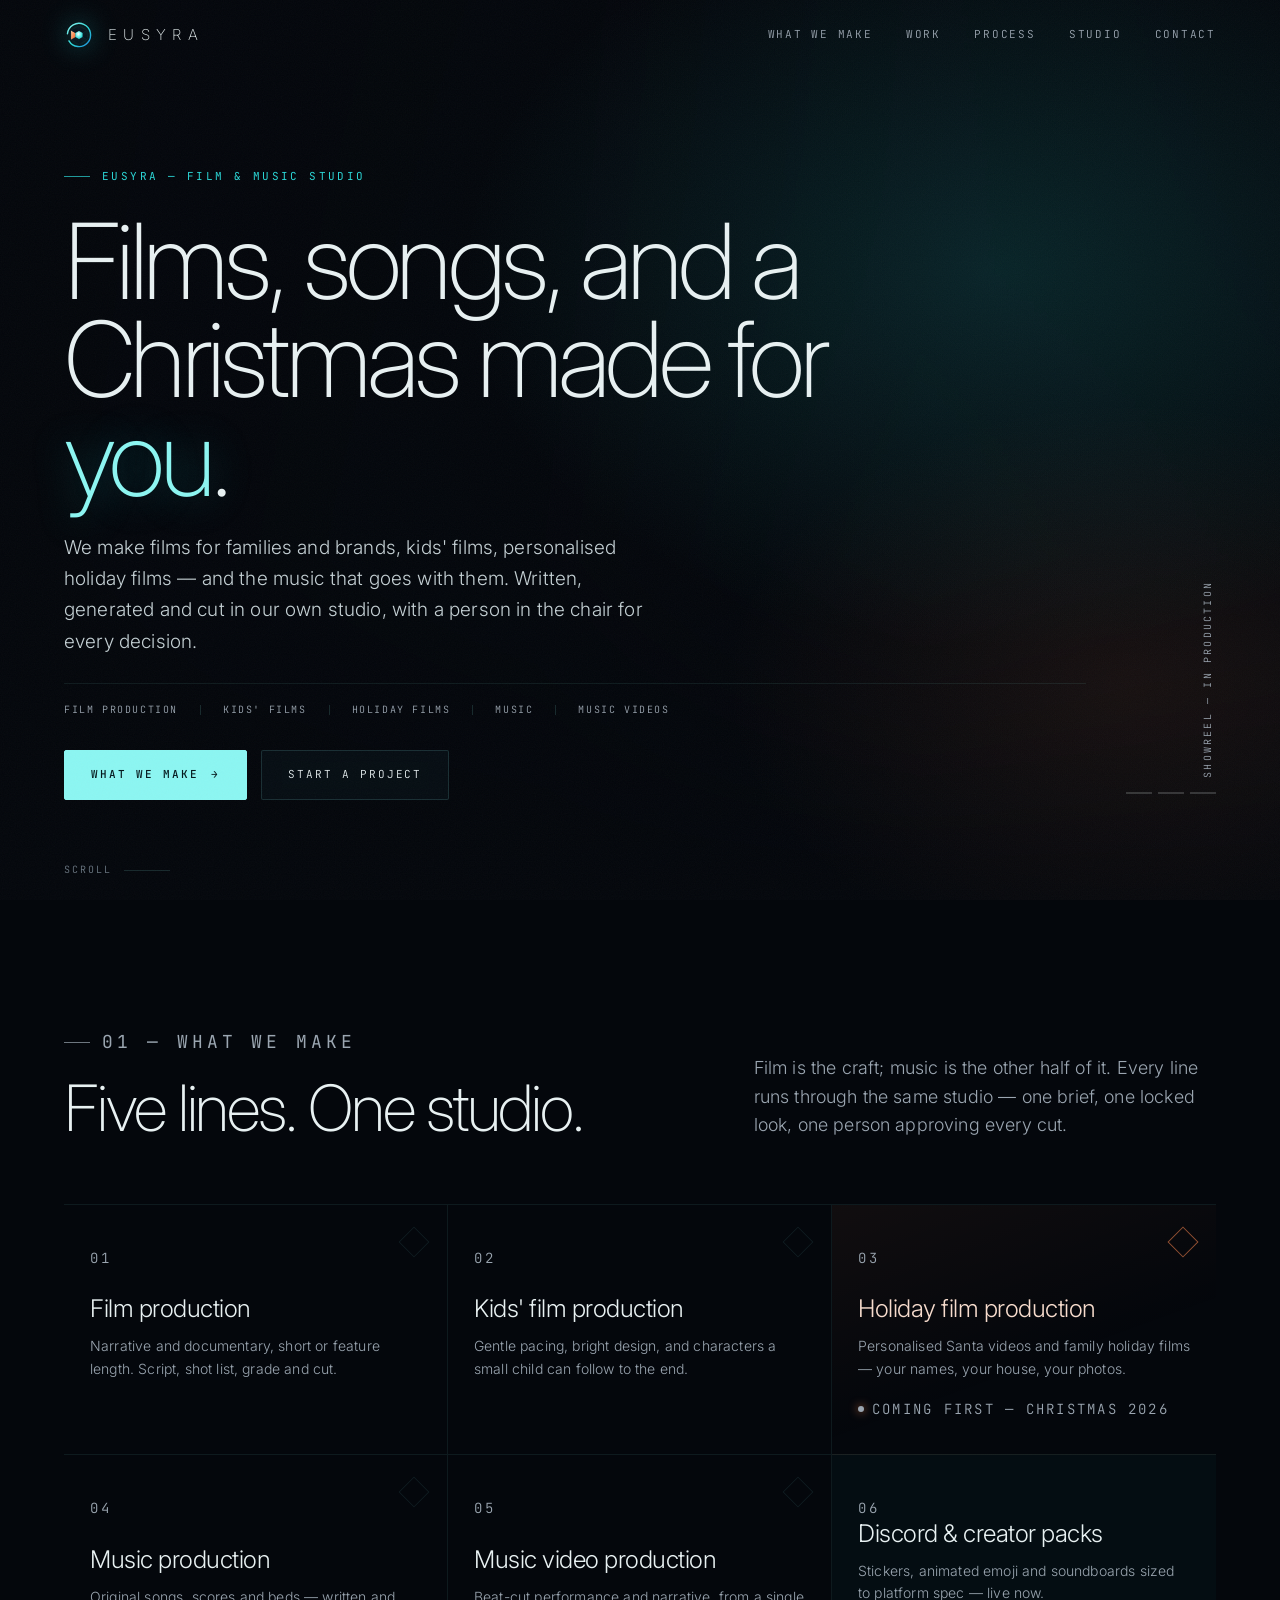
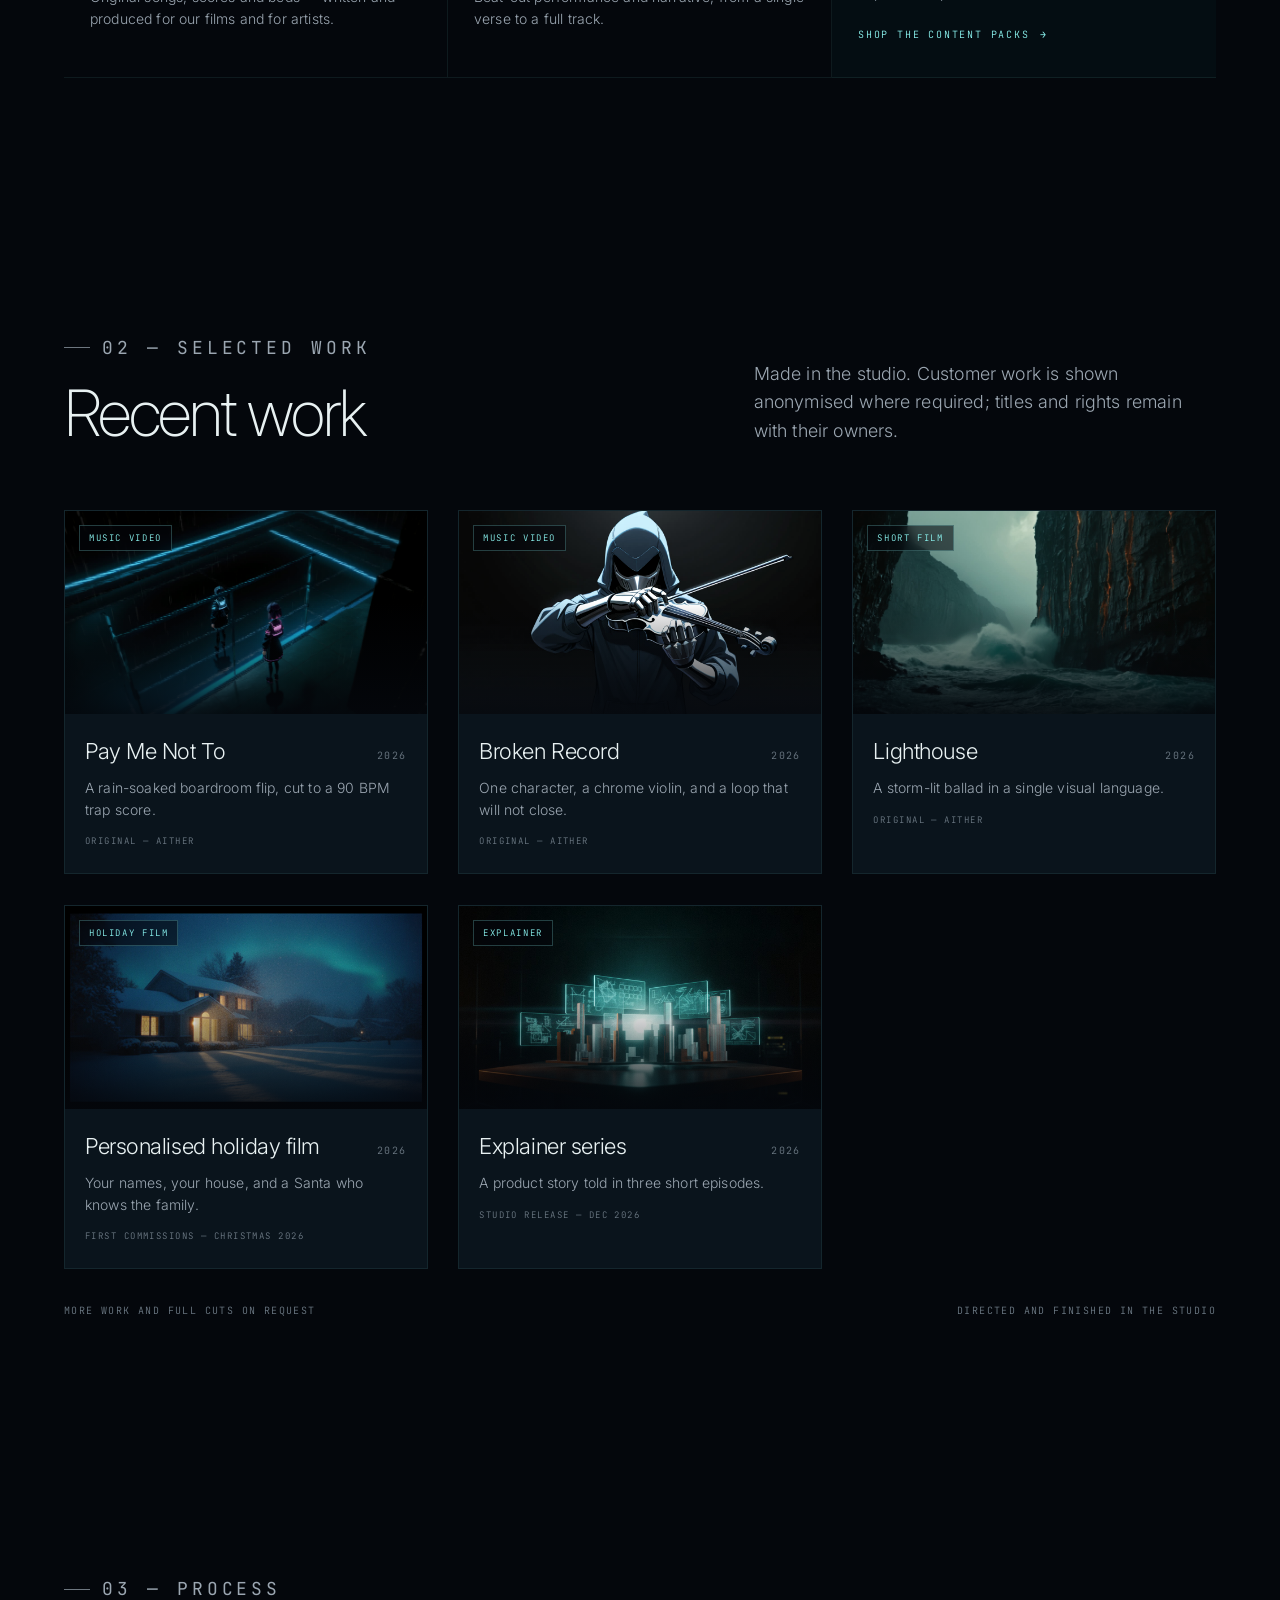
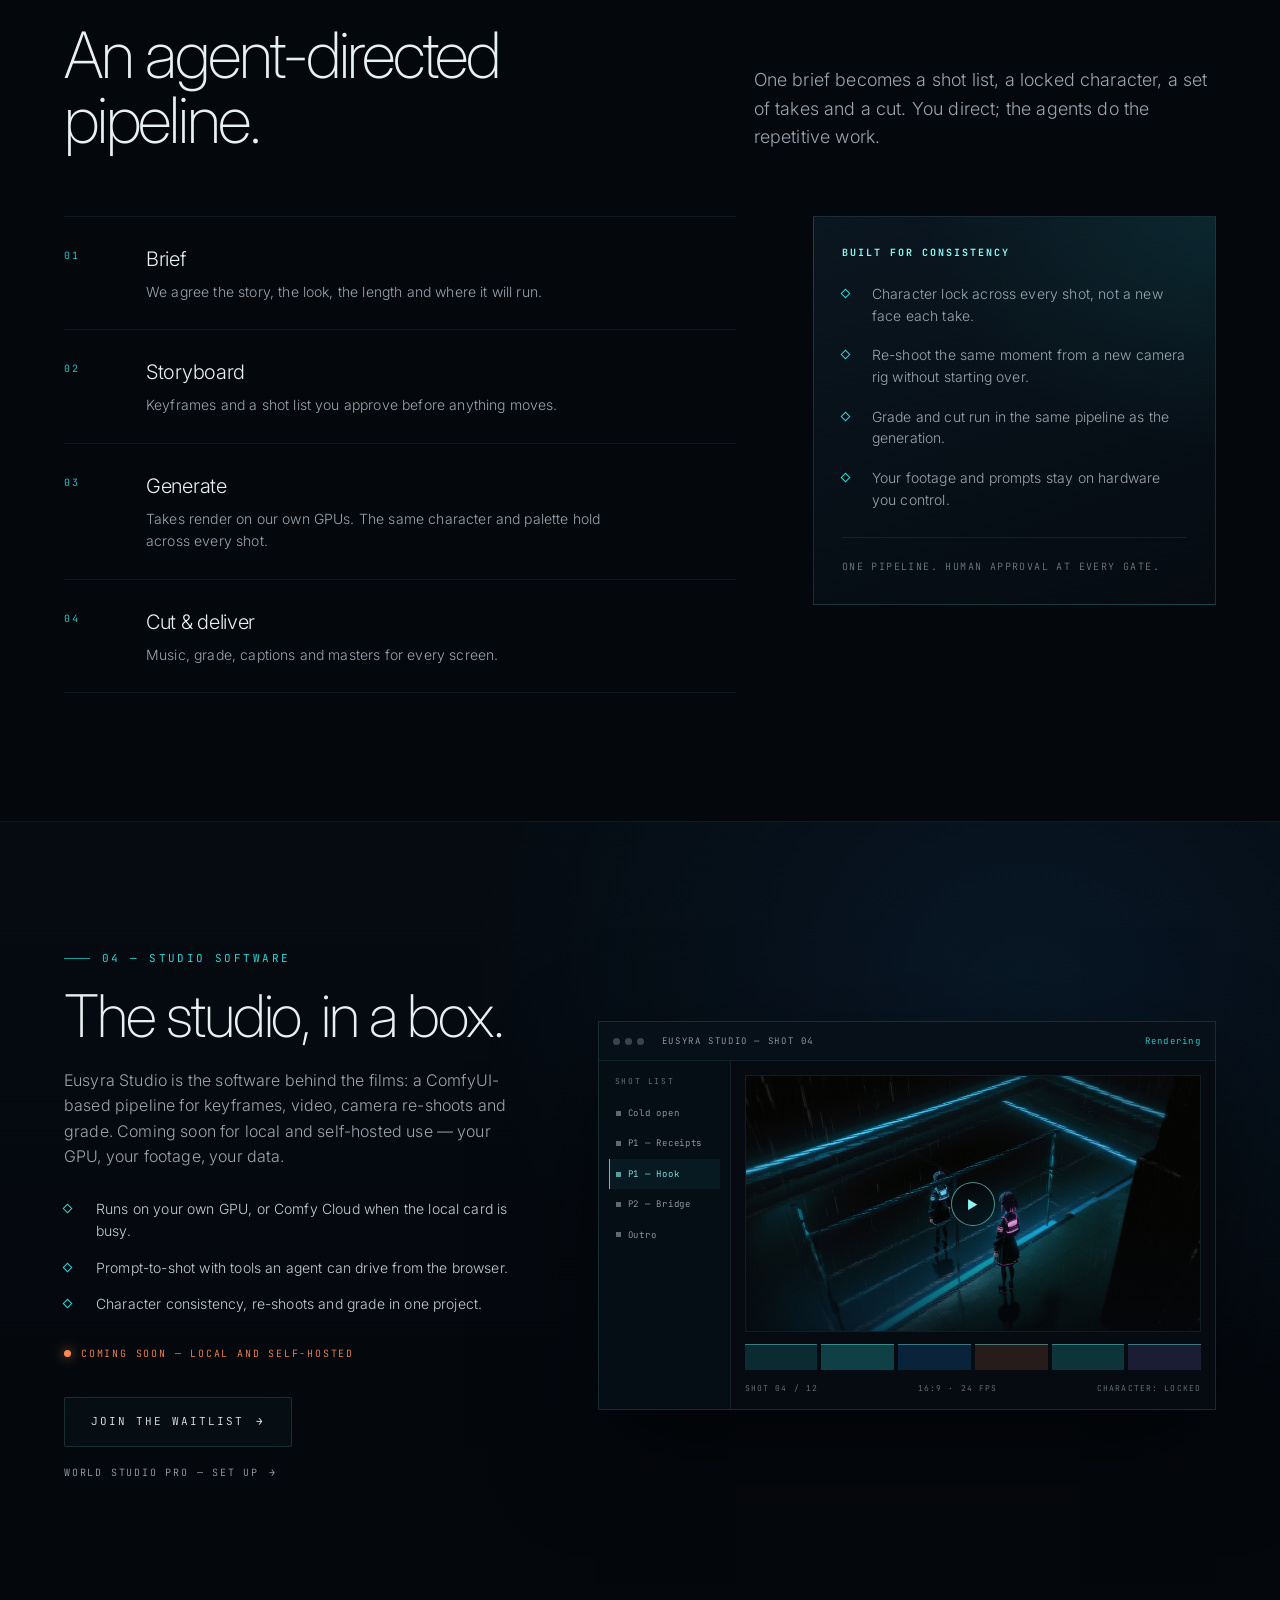
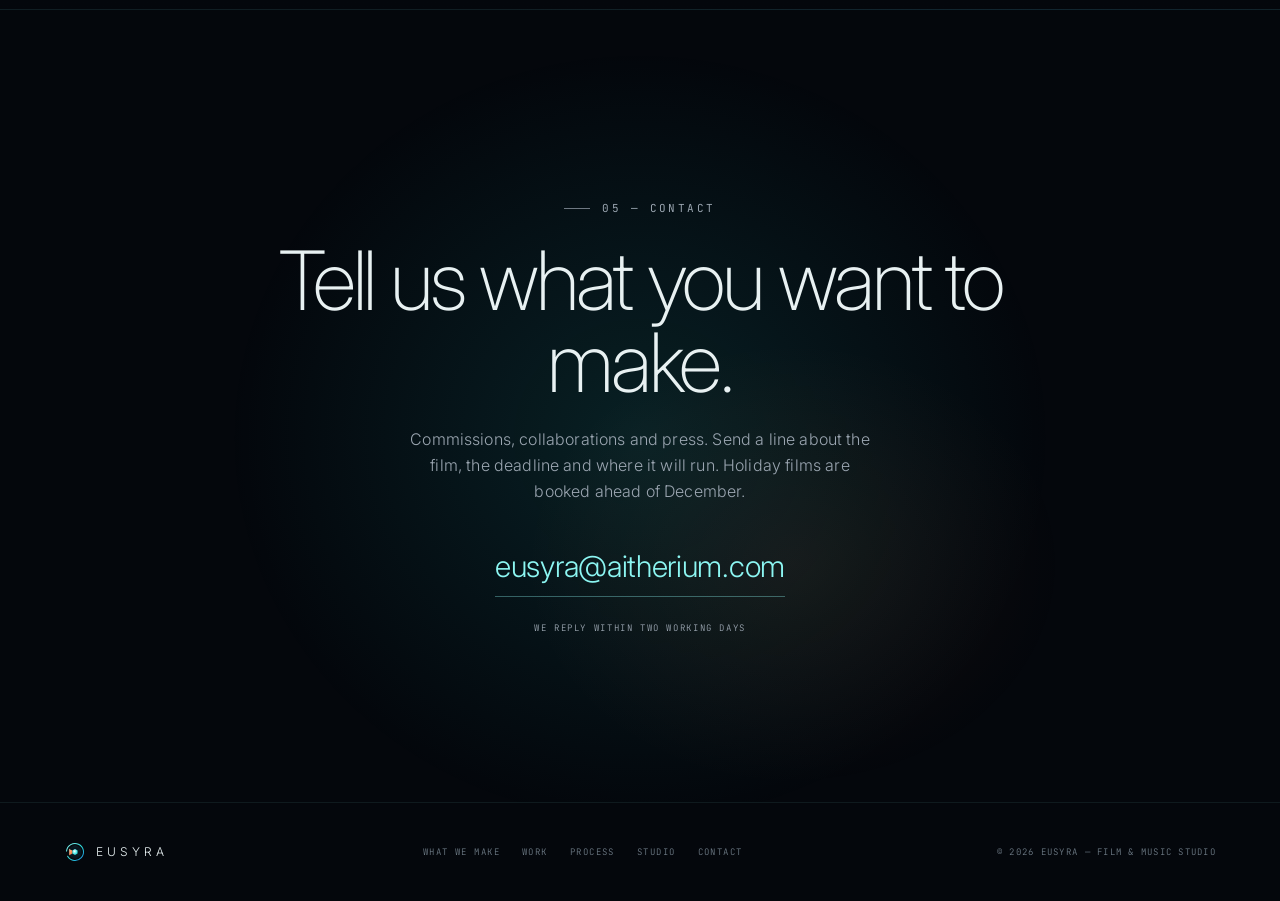
<file: index.html>
<!doctype html>
<html lang="en">
<head>
<meta charset="utf-8">
<meta name="viewport" content="width=device-width, initial-scale=1">
<title>Eusyra — Film, Music &amp; Holiday Films</title>
<meta name="description" content="Eusyra is a film and music studio. Film production, kids' films, personalised holiday films, music production and music videos — made in our own studio.">
<meta name="theme-color" content="#04070c">
<meta property="og:title" content="Eusyra — Film, Music &amp; Holiday Films">
<meta property="og:description" content="Films, kids' films, personalised holiday films, music and music videos, made in our own studio.">
<meta property="og:type" content="website">
<meta property="og:url" content="https://eusyra.com/">
<meta property="og:image" content="https://eusyra.com/assets/poster-pay.jpg">
<link rel="canonical" href="https://eusyra.com/">
<link rel="icon" href="assets/eusyra-mark.svg" type="image/svg+xml">
<script>document.documentElement.classList.add("js");</script>
<link rel="preconnect" href="https://fonts.googleapis.com">
<link rel="preconnect" href="https://fonts.gstatic.com" crossorigin>
<link href="https://fonts.googleapis.com/css2?family=Inter:wght@200;300;400;500&family=JetBrains+Mono:wght@400;500&display=swap" rel="stylesheet">
<link rel="stylesheet" href="assets/site.css">
</head>
<body>

<!-- Eusyra Studio — https://eusyra.com — contact: eusyra@aitherium.com -->

<header class="site-header">
  <a class="brand" href="#top" aria-label="Eusyra home">
    <img src="assets/eusyra-mark.svg" alt="" width="30" height="30">
    <span class="brand-word">Eusyra</span>
  </a>

  <nav class="site-nav" id="site-nav" aria-label="Primary">
    <a href="#make">What we make</a>
    <a href="#work">Work</a>
    <a href="#process">Process</a>
    <a href="#software">Studio</a>
    <a href="#contact">Contact</a>
  </nav>

  <button class="nav-toggle" type="button" aria-expanded="false" aria-controls="site-nav" aria-label="Menu">
    <span></span>
  </button>
</header>

<main id="top">

  <!-- HERO -->
  <section class="hero" aria-label="Showreel">
    <div class="hero-reel" aria-hidden="true">
      <img src="assets/poster-pay.jpg" alt="">
      <img src="assets/poster-lighthouse.jpg" alt="">
      <img src="assets/poster-broken.jpg" alt="">
    </div>

    <div class="wrap hero-inner">
      <div>
        <p class="eyebrow">Eusyra — film &amp; music studio</p>
        <h1>Films, songs, and a Christmas made for <em>you</em>.</h1>
        <p class="hero-sub">
          We make films for families and brands, kids' films, personalised holiday films —
          and the music that goes with them. Written, generated and cut in our own studio,
          with a person in the chair for every decision.
        </p>

        <ul class="hero-services" aria-label="What we make">
          <li><a href="#make">Film production</a></li>
          <li><a href="#make">Kids' films</a></li>
          <li><a href="#make">Holiday films</a></li>
          <li><a href="#make">Music</a></li>
          <li><a href="#make">Music videos</a></li>
        </ul>

        <div class="hero-actions">
          <a class="btn btn--solid" href="#make">What we make <span class="arrow">→</span></a>
          <a class="btn" href="#contact">Start a project</a>
        </div>
      </div>

      <div class="reel-meta" aria-hidden="true">
        <span class="reel-label">Showreel — in production</span>
        <div class="reel-dots"><i></i><i></i><i></i></div>
      </div>
    </div>

    <div class="scroll-cue" aria-hidden="true">Scroll</div>
  </section>

  <!-- WHAT WE MAKE -->
  <section class="section" id="make">
    <div class="wrap">
      <div class="section-head" data-reveal>
        <div>
          <p class="eyebrow">01 — What we make</p>
          <h2>Five lines. One studio.</h2>
        </div>
        <p>
          Film is the craft; music is the other half of it. Every line runs through the
          same studio — one brief, one locked look, one person approving every cut.
        </p>
      </div>

      <div class="formats" data-reveal>
        <div class="format">
          <span class="glyph" aria-hidden="true"></span>
          <p class="format-num">01</p>
          <h3>Film production</h3>
          <p>Narrative and documentary, short or feature length. Script, shot list, grade and cut.</p>
        </div>
        <div class="format">
          <span class="glyph" aria-hidden="true"></span>
          <p class="format-num">02</p>
          <h3>Kids' film production</h3>
          <p>Gentle pacing, bright design, and characters a small child can follow to the end.</p>
        </div>
        <div class="format format--feature">
          <span class="glyph" aria-hidden="true"></span>
          <p class="format-num">03</p>
          <h3>Holiday film production</h3>
          <p>Personalised Santa videos and family holiday films — your names, your house, your photos.</p>
          <p class="format-tag">Coming first — Christmas 2026</p>
        </div>
        <div class="format">
          <span class="glyph" aria-hidden="true"></span>
          <p class="format-num">04</p>
          <h3>Music production</h3>
          <p>Original songs, scores and beds — written and produced for our films and for artists.</p>
        </div>
        <div class="format">
          <span class="glyph" aria-hidden="true"></span>
          <p class="format-num">05</p>
          <h3>Music video production</h3>
          <p>Beat-cut performance and narrative, from a single verse to a full track.</p>
        </div>
        <div class="format format--cta">
          <p class="format-num">06</p>
          <h3>Discord &amp; creator packs</h3>
          <p>Stickers, animated emoji and soundboards sized to platform spec — live now.</p>
          <a class="format-link" href="https://shop.aitherium.com/packs">Shop the content packs <span class="arrow">→</span></a>
        </div>
      </div>
    </div>
  </section>

  <!-- WORK -->
  <section class="section" id="work">
    <div class="wrap">
      <div class="section-head" data-reveal>
        <div>
          <p class="eyebrow">02 — Selected work</p>
          <h2>Recent work</h2>
        </div>
        <p>
          Made in the studio. Customer work is shown anonymised where required; titles
          and rights remain with their owners.
        </p>
      </div>

      <div class="work-grid">

        <article class="card" data-reveal>
          <div class="card-media">
            <span class="card-tag">Music video</span>
            <img src="assets/poster-pay.jpg" alt="Two figures on a rain-soaked neon boardroom floor, seen from above." loading="lazy">
          </div>
          <div class="card-body">
            <h3 class="card-title">Pay Me Not To <span>2026</span></h3>
            <p class="card-desc">A rain-soaked boardroom flip, cut to a 90 BPM trap score.</p>
            <p class="card-note">Original — Aither</p>
          </div>
        </article>

        <article class="card" data-reveal data-delay="1">
          <div class="card-media">
            <span class="card-tag">Music video</span>
            <img src="assets/poster-broken.jpg" alt="A masked figure in a dark hooded coat plays a chrome violin against black." loading="lazy">
          </div>
          <div class="card-body">
            <h3 class="card-title">Broken Record <span>2026</span></h3>
            <p class="card-desc">One character, a chrome violin, and a loop that will not close.</p>
            <p class="card-note">Original — Aither</p>
          </div>
        </article>

        <article class="card" data-reveal data-delay="2">
          <div class="card-media">
            <span class="card-tag">Short film</span>
            <img src="assets/poster-lighthouse.jpg" alt="A storm breaks between black cliffs, lit from within by ember-orange fissures." loading="lazy">
          </div>
          <div class="card-body">
            <h3 class="card-title">Lighthouse <span>2026</span></h3>
            <p class="card-desc">A storm-lit ballad in a single visual language.</p>
            <p class="card-note">Original — Aither</p>
          </div>
        </article>

        <article class="card" data-reveal>
          <div class="card-media">
            <span class="card-tag">Holiday film</span>
            <img src="assets/poster-holiday.jpg" alt="A snow-covered family home at blue hour glowing with warm ember hearth light beneath a cyan aurora." loading="lazy">
          </div>
          <div class="card-body">
            <h3 class="card-title">Personalised holiday film <span>2026</span></h3>
            <p class="card-desc">Your names, your house, and a Santa who knows the family.</p>
            <p class="card-note">First commissions — Christmas 2026</p>
          </div>
        </article>

        <article class="card" data-reveal data-delay="1">
          <div class="card-media">
            <span class="card-tag">Explainer</span>
            <img src="assets/poster-explainer.jpg" alt="A dark studio tabletop lit by cyan glass storyboards and warm ember-lit architectural miniatures." loading="lazy">
          </div>
          <div class="card-body">
            <h3 class="card-title">Explainer series <span>2026</span></h3>
            <p class="card-desc">A product story told in three short episodes.</p>
            <p class="card-note">Studio release — Dec 2026</p>
          </div>
        </article>

      </div>

      <div class="work-foot">
        <span>More work and full cuts on request</span>
        <span>Directed and finished in the studio</span>
      </div>
    </div>
  </section>

  <!-- PROCESS -->
  <section class="section" id="process">
    <div class="wrap">
      <div class="section-head" data-reveal>
        <div>
          <p class="eyebrow">03 — Process</p>
          <h2>An agent-directed pipeline.</h2>
        </div>
        <p>
          One brief becomes a shot list, a locked character, a set of takes and a cut.
          You direct; the agents do the repetitive work.
        </p>
      </div>

      <div class="process">
        <div class="steps" data-reveal>
          <div class="step">
            <span class="step-num">01</span>
            <div>
              <h3>Brief</h3>
              <p>We agree the story, the look, the length and where it will run.</p>
            </div>
          </div>
          <div class="step">
            <span class="step-num">02</span>
            <div>
              <h3>Storyboard</h3>
              <p>Keyframes and a shot list you approve before anything moves.</p>
            </div>
          </div>
          <div class="step">
            <span class="step-num">03</span>
            <div>
              <h3>Generate</h3>
              <p>Takes render on our own GPUs. The same character and palette hold across every shot.</p>
            </div>
          </div>
          <div class="step">
            <span class="step-num">04</span>
            <div>
              <h3>Cut &amp; deliver</h3>
              <p>Music, grade, captions and masters for every screen.</p>
            </div>
          </div>
        </div>

        <aside class="process-aside" data-reveal data-delay="1">
          <h3>Built for consistency</h3>
          <ul>
            <li>Character lock across every shot, not a new face each take.</li>
            <li>Re-shoot the same moment from a new camera rig without starting over.</li>
            <li>Grade and cut run in the same pipeline as the generation.</li>
            <li>Your footage and prompts stay on hardware you control.</li>
          </ul>
          <p class="aside-foot">One pipeline. Human approval at every gate.</p>
        </aside>
      </div>
    </div>
  </section>

  <!-- SOFTWARE -->
  <section class="section software" id="software">
    <div class="wrap">
      <div class="software-grid">
        <div data-reveal>
          <p class="eyebrow">04 — Studio software</p>
          <h2>The studio, in a box.</h2>
          <p class="lead">
            Eusyra Studio is the software behind the films: a ComfyUI-based pipeline for
            keyframes, video, camera re-shoots and grade. Coming soon for local and
            self-hosted use — your GPU, your footage, your data.
          </p>
          <ul class="feature-list">
            <li>Runs on your own GPU, or Comfy Cloud when the local card is busy.</li>
            <li>Prompt-to-shot with tools an agent can drive from the browser.</li>
            <li>Character consistency, re-shoots and grade in one project.</li>
          </ul>
          <span class="soon">Coming soon — local and self-hosted</span>
          <div class="hero-actions">
            <a class="btn" href="mailto:eusyra@aitherium.com?subject=Eusyra%20Studio%20waitlist">Join the waitlist <span class="arrow">→</span></a>
            <a class="format-link pro-link" href="pro/">World Studio Pro — set up <span class="arrow">→</span></a>
          </div>
        </div>

        <div class="studio-ui" data-reveal data-delay="1" aria-hidden="true">
          <div class="studio-bar">
            <span class="dots"><i></i><i></i><i></i></span>
            <span class="title">Eusyra Studio — Shot 04</span>
            <span class="status">Rendering</span>
          </div>
          <div class="studio-body">
            <div class="studio-rail">
              <p class="rail-label">Shot list</p>
              <div class="rail-item"><i></i>Cold open</div>
              <div class="rail-item"><i></i>P1 — Receipts</div>
              <div class="rail-item active"><i></i>P1 — Hook</div>
              <div class="rail-item"><i></i>P2 — Bridge</div>
              <div class="rail-item"><i></i>Outro</div>
            </div>
            <div class="studio-main">
              <div class="studio-preview">
                <img src="assets/poster-pay.jpg" alt="">
                <span class="play"><span>▶</span></span>
              </div>
              <div class="timeline"><i></i><i></i><i></i><i></i><i></i><i></i></div>
              <div class="studio-meta">
                <span>Shot 04 / 12</span>
                <span>16:9 · 24 fps</span>
                <span>Character: locked</span>
              </div>
            </div>
          </div>
        </div>
      </div>
    </div>
  </section>

  <!-- CONTACT -->
  <section class="contact" id="contact">
    <div class="wrap" data-reveal>
      <p class="eyebrow" style="justify-content:center;">05 — Contact</p>
      <h2>Tell us what you want to make.</h2>
      <p>
        Commissions, collaborations and press. Send a line about the film, the deadline
        and where it will run. Holiday films are booked ahead of December.
      </p>
      <a class="mail" href="mailto:eusyra@aitherium.com">eusyra@aitherium.com</a>
      <p class="contact-note">We reply within two working days</p>
    </div>
  </section>

</main>

<footer class="site-footer">
  <div class="wrap footer-inner">
    <div class="footer-brand">
      <img src="assets/eusyra-mark.svg" alt="" width="22" height="22">
      <span>Eusyra</span>
    </div>
    <nav class="footer-links" aria-label="Footer">
      <a href="#make">What we make</a>
      <a href="#work">Work</a>
      <a href="#process">Process</a>
      <a href="#software">Studio</a>
      <a href="#contact">Contact</a>
    </nav>
    <p class="footer-copy">© 2026 Eusyra — film &amp; music studio</p>
  </div>
</footer>

<script src="assets/site.js"></script>
</body>
</html>
</file>
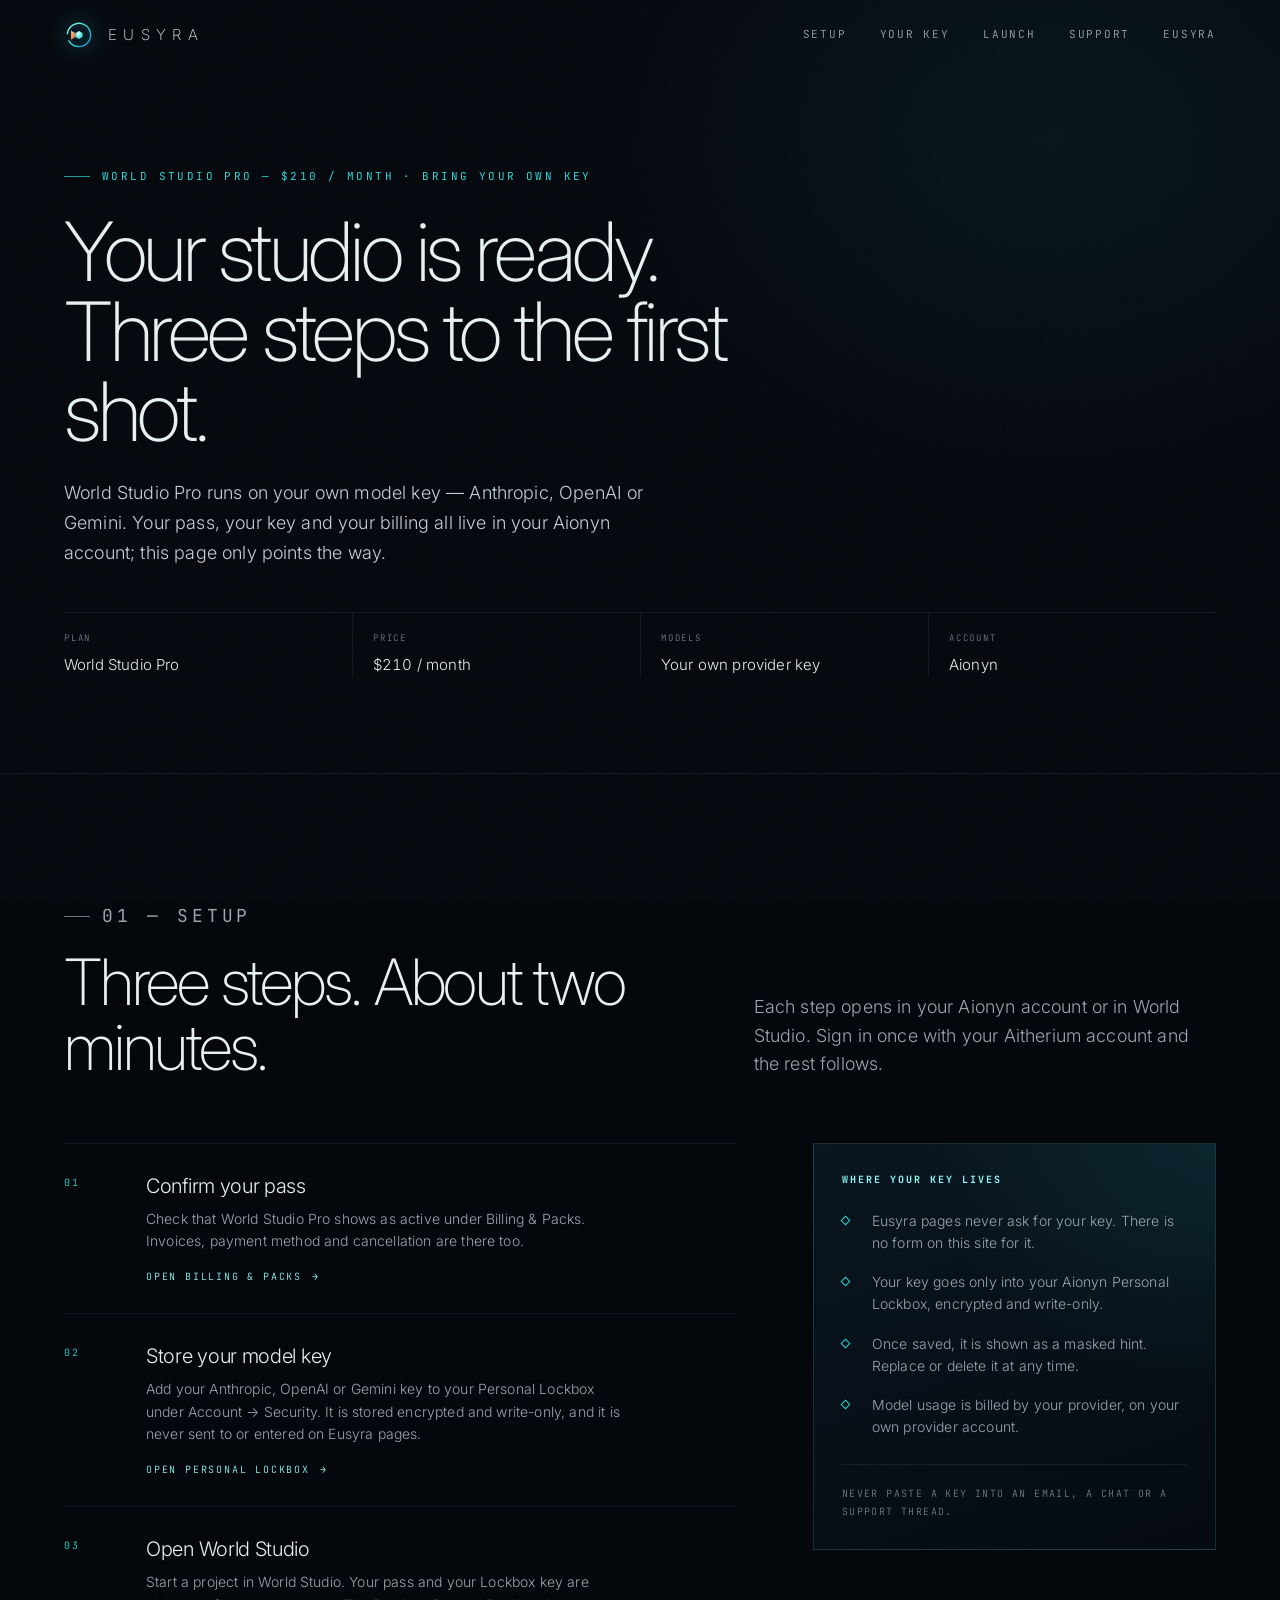
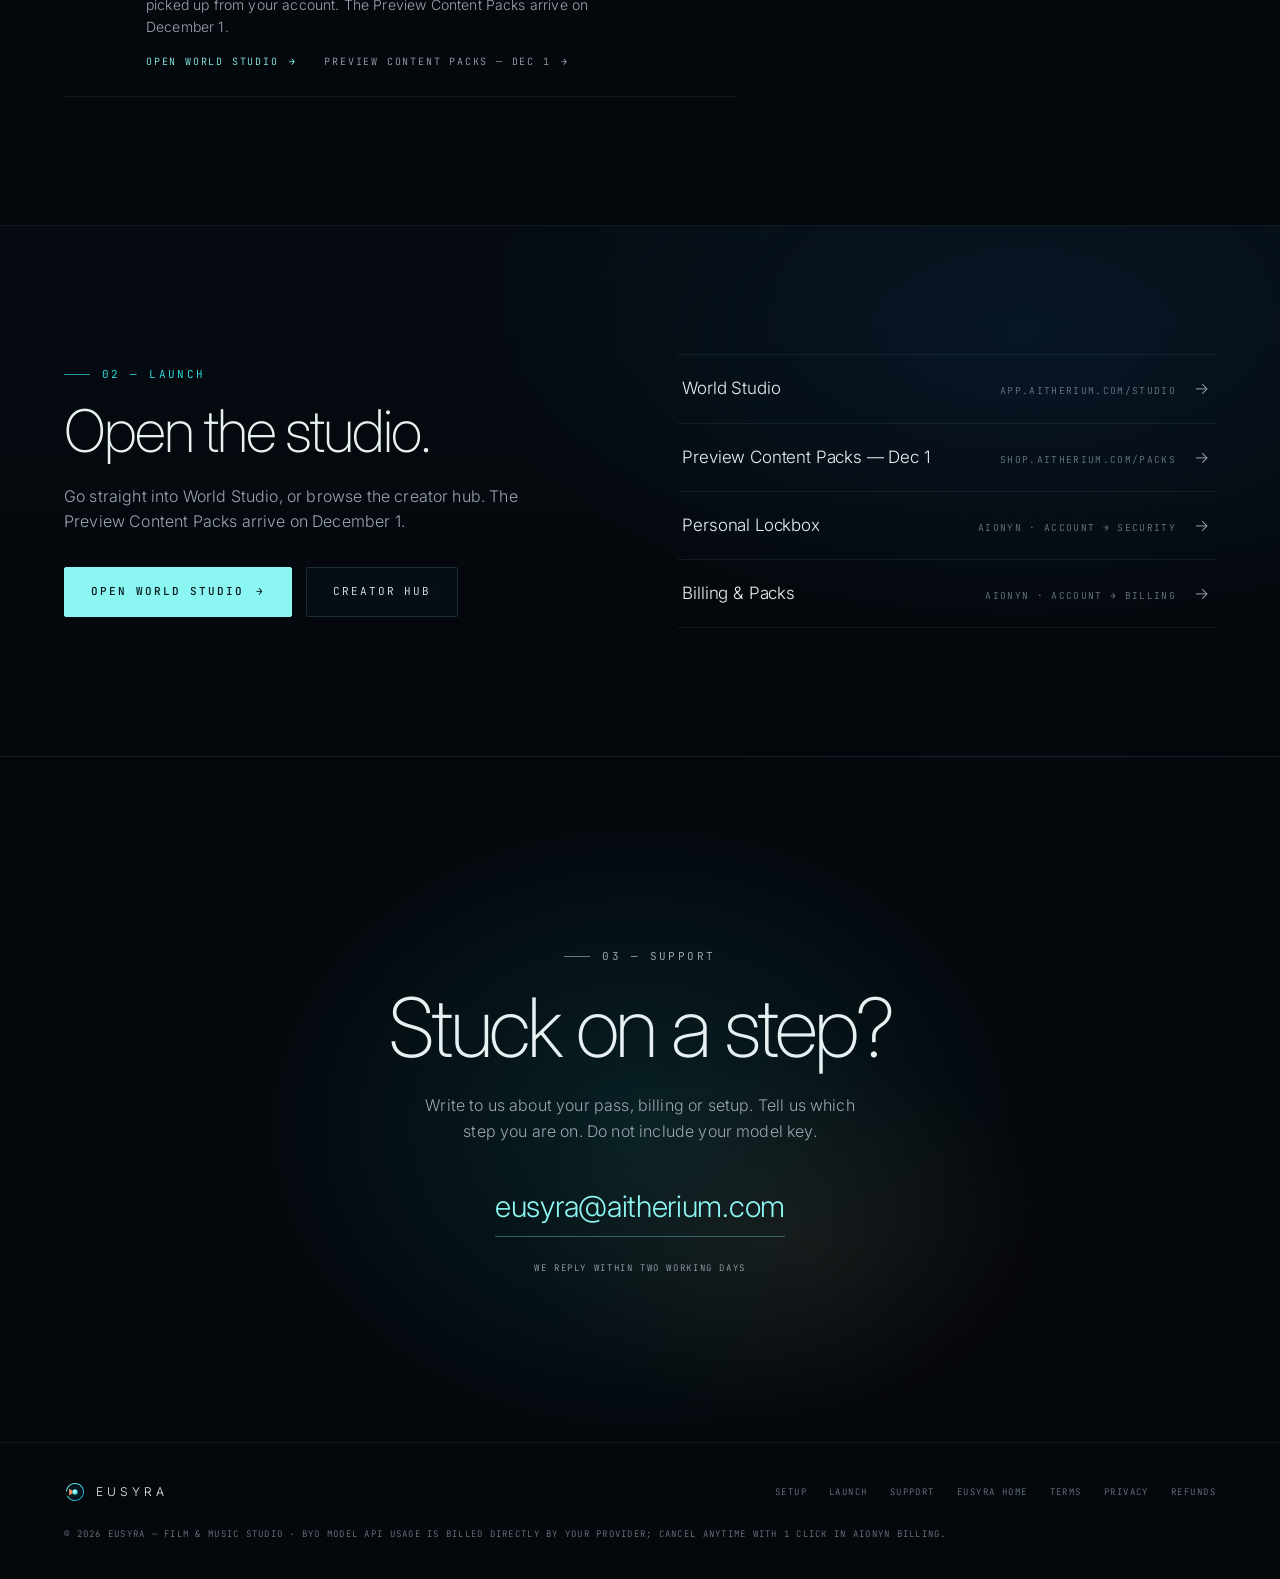
<file: pro/index.html>
<!doctype html>
<html lang="en">
<head>
<meta charset="utf-8">
<meta name="viewport" content="width=device-width, initial-scale=1">
<title>World Studio Pro — Setup | Eusyra</title>
<meta name="description" content="World Studio Pro setup: confirm your pass, store your own model key in your Aionyn Personal Lockbox, and open World Studio.">
<meta name="theme-color" content="#04070c">
<meta property="og:title" content="World Studio Pro — Setup | Eusyra">
<meta property="og:description" content="Confirm your pass, store your own model key safely, and open World Studio.">
<meta property="og:type" content="website">
<meta property="og:url" content="https://eusyra.com/pro/">
<meta property="og:image" content="https://eusyra.com/assets/poster-pay.jpg">
<link rel="canonical" href="https://eusyra.com/pro/">
<link rel="icon" href="../assets/eusyra-mark.svg" type="image/svg+xml">
<script>document.documentElement.classList.add("js");</script>
<link rel="preconnect" href="https://fonts.googleapis.com">
<link rel="preconnect" href="https://fonts.gstatic.com" crossorigin>
<link href="https://fonts.googleapis.com/css2?family=Inter:wght@200;300;400;500&family=JetBrains+Mono:wght@400;500&display=swap" rel="stylesheet">
<link rel="stylesheet" href="../assets/site.css">
<link rel="stylesheet" href="../assets/pro.css">
</head>
<body>

<!-- Eusyra — World Studio Pro setup — contact: eusyra@aitherium.com -->

<header class="site-header">
  <a class="brand" href="../" aria-label="Eusyra home">
    <img src="../assets/eusyra-mark.svg" alt="" width="30" height="30">
    <span class="brand-word">Eusyra</span>
  </a>

  <nav class="site-nav" id="site-nav" aria-label="Primary">
    <a href="#setup">Setup</a>
    <a href="#keys">Your key</a>
    <a href="#launch">Launch</a>
    <a href="#support">Support</a>
    <a href="../">Eusyra</a>
  </nav>

  <button class="nav-toggle" type="button" aria-expanded="false" aria-controls="site-nav" aria-label="Menu">
    <span></span>
  </button>
</header>

<main id="top">

  <!-- INTRO -->
  <section class="pro-intro">
    <div class="wrap">
      <div class="pro-banner" id="checkout-banner" role="status" hidden>
        <span class="pro-banner-mark" aria-hidden="true"></span>
        <p><strong>World Studio Pro activated</strong> — finish setup in 2 minutes.</p>
      </div>

      <p class="eyebrow">World Studio Pro — $210 / month · bring your own key</p>
      <h1>Your studio is ready. Three steps to the first shot.</h1>
      <p class="pro-sub">
        World Studio Pro runs on your own model key — Anthropic, OpenAI or Gemini. Your pass,
        your key and your billing all live in your Aionyn account; this page only points the way.
      </p>

      <dl class="pro-facts" aria-label="Plan summary">
        <div><dt>Plan</dt><dd>World Studio Pro</dd></div>
        <div><dt>Price</dt><dd>$210 / month</dd></div>
        <div><dt>Models</dt><dd>Your own provider key</dd></div>
        <div><dt>Account</dt><dd>Aionyn</dd></div>
      </dl>
    </div>
  </section>

  <!-- SETUP -->
  <section class="section pro-setup" id="setup">
    <div class="wrap">
      <div class="section-head" data-reveal>
        <div>
          <p class="eyebrow">01 — Setup</p>
          <h2>Three steps. About two minutes.</h2>
        </div>
        <p>
          Each step opens in your Aionyn account or in World Studio. Sign in once with your
          Aitherium account and the rest follows.
        </p>
      </div>

      <div class="process">
        <ol class="steps pro-steps" data-reveal>
          <li class="step">
            <span class="step-num">01</span>
            <div>
              <h3>Confirm your pass</h3>
              <p>Check that World Studio Pro shows as active under Billing &amp; Packs. Invoices, payment method and cancellation are there too.</p>
              <a class="format-link" href="https://aionyn.aitherium.com/#/account/billing">Open Billing &amp; Packs <span class="arrow">→</span></a>
            </div>
          </li>
          <li class="step" id="keys">
            <span class="step-num">02</span>
            <div>
              <h3>Store your model key</h3>
              <p>Add your Anthropic, OpenAI or Gemini key to your Personal Lockbox under Account → Security. It is stored encrypted and write-only, and it is never sent to or entered on Eusyra pages.</p>
              <a class="format-link" href="https://aionyn.aitherium.com/#/account/security">Open Personal Lockbox <span class="arrow">→</span></a>
            </div>
          </li>
          <li class="step">
            <span class="step-num">03</span>
            <div>
              <h3>Open World Studio</h3>
              <p>Start a project in World Studio. Your pass and your Lockbox key are picked up from your account. The Preview Content Packs arrive on December 1.</p>
              <div class="pro-step-links">
                <a class="format-link" href="https://app.aitherium.com/studio">Open World Studio <span class="arrow">→</span></a>
                <a class="format-link pro-quiet" href="https://shop.aitherium.com/packs">Preview Content Packs — Dec 1 <span class="arrow">→</span></a>
              </div>
            </div>
          </li>
        </ol>

        <aside class="process-aside" data-reveal data-delay="1">
          <h3>Where your key lives</h3>
          <ul>
            <li>Eusyra pages never ask for your key. There is no form on this site for it.</li>
            <li>Your key goes only into your Aionyn Personal Lockbox, encrypted and write-only.</li>
            <li>Once saved, it is shown as a masked hint. Replace or delete it at any time.</li>
            <li>Model usage is billed by your provider, on your own provider account.</li>
          </ul>
          <p class="aside-foot">Never paste a key into an email, a chat or a support thread.</p>
        </aside>
      </div>
    </div>
  </section>

  <!-- LAUNCH -->
  <section class="section software pro-launch" id="launch">
    <div class="wrap">
      <div class="pro-launch-grid">
        <div data-reveal>
          <p class="eyebrow">02 — Launch</p>
          <h2>Open the studio.</h2>
          <p class="lead">
            Go straight into World Studio, or browse the creator hub. The Preview Content Packs
            arrive on December 1.
          </p>
          <div class="hero-actions">
            <a class="btn btn--solid" href="https://app.aitherium.com/studio">Open World Studio <span class="arrow">→</span></a>
            <a class="btn" href="https://eusyra.aitherium.com/creators">Creator hub</a>
          </div>
        </div>

        <ul class="pro-links" data-reveal data-delay="1" aria-label="Account and studio links">
          <li>
            <a href="https://app.aitherium.com/studio">
              <span class="pro-links-label">World Studio</span>
              <span class="pro-links-host">app.aitherium.com/studio</span>
              <span class="arrow" aria-hidden="true">→</span>
            </a>
          </li>
          <li>
            <a href="https://shop.aitherium.com/packs">
              <span class="pro-links-label">Preview Content Packs — Dec 1</span>
              <span class="pro-links-host">shop.aitherium.com/packs</span>
              <span class="arrow" aria-hidden="true">→</span>
            </a>
          </li>
          <li>
            <a href="https://aionyn.aitherium.com/#/account/security">
              <span class="pro-links-label">Personal Lockbox</span>
              <span class="pro-links-host">Aionyn · Account → Security</span>
              <span class="arrow" aria-hidden="true">→</span>
            </a>
          </li>
          <li>
            <a href="https://aionyn.aitherium.com/#/account/billing">
              <span class="pro-links-label">Billing &amp; Packs</span>
              <span class="pro-links-host">Aionyn · Account → Billing</span>
              <span class="arrow" aria-hidden="true">→</span>
            </a>
          </li>
        </ul>
      </div>
    </div>
  </section>

  <!-- SUPPORT -->
  <section class="contact" id="support">
    <div class="wrap" data-reveal>
      <p class="eyebrow" style="justify-content:center;">03 — Support</p>
      <h2>Stuck on a step?</h2>
      <p>
        Write to us about your pass, billing or setup. Tell us which step you are on. Do not
        include your model key.
      </p>
      <a class="mail" href="mailto:eusyra@aitherium.com?subject=World%20Studio%20Pro%20setup">eusyra@aitherium.com</a>
      <p class="contact-note">We reply within two working days</p>
    </div>
  </section>

</main>

<footer class="site-footer">
  <div class="wrap footer-inner">
    <div class="footer-brand">
      <img src="../assets/eusyra-mark.svg" alt="" width="22" height="22">
      <span>Eusyra</span>
    </div>
    <nav class="footer-links" aria-label="Footer">
      <a href="#setup">Setup</a>
      <a href="#launch">Launch</a>
      <a href="#support">Support</a>
      <a href="../">Eusyra home</a>
      <a href="https://aitherium.com/terms/">Terms</a>
      <a href="https://aitherium.com/privacy/">Privacy</a>
      <a href="https://shop.aitherium.com/refunds">Refunds</a>
    </nav>
    <p class="footer-copy">© 2026 Eusyra — film &amp; music studio · BYO model API usage is billed directly by your provider; cancel anytime with 1 click in <a href="https://aionyn.aitherium.com/#/account/billing">Aionyn Billing</a>.</p>
  </div>
</footer>

<script src="../assets/pro.js"></script>
<script src="../assets/site.js"></script>
</body>
</html>
</file>
<file: assets/site.css>
/* Eusyra — film & music studio. Static site, no build step. */

:root {
  --ink: #04070c;
  --ink-2: #071018;
  --panel: #0a141c;
  --panel-2: #0d1a23;
  --text: #e8f1f2;
  --muted: #9ba6b1;
  --dim: #6d7a85;
  --cyan: #2ad7d7;
  --ice: #8cf6f2;
  --blue: #1a83db;
  --ember: #ff8950;
  --line: rgba(140, 246, 242, 0.14);
  --line-soft: rgba(140, 246, 242, 0.08);
  --serif: "Inter", system-ui, -apple-system, "Segoe UI", sans-serif;
  --mono: "JetBrains Mono", ui-monospace, "SFMono-Regular", Consolas, monospace;
  --pad: clamp(20px, 5vw, 72px);
  --max: 1320px;
}

*,
*::before,
*::after { box-sizing: border-box; }

html {
  scroll-behavior: smooth;
  -webkit-text-size-adjust: 100%;
}

body {
  margin: 0;
  background: var(--ink);
  color: var(--text);
  font-family: var(--serif);
  font-weight: 300;
  font-size: 16px;
  line-height: 1.6;
  letter-spacing: 0.01em;
  overflow-x: hidden;
  -webkit-font-smoothing: antialiased;
}

body::after {
  content: "";
  position: fixed;
  inset: 0;
  pointer-events: none;
  z-index: 60;
  opacity: 0.035;
  background-image: url("data:image/svg+xml,%3Csvg xmlns='http://www.w3.org/2000/svg' width='220' height='220'%3E%3Cfilter id='n'%3E%3CfeTurbulence type='fractalNoise' baseFrequency='0.85' numOctaves='2' stitchTiles='stitch'/%3E%3C/filter%3E%3Crect width='220' height='220' filter='url(%23n)'/%3E%3C/svg%3E");
}

::selection {
  background: rgba(42, 215, 215, 0.28);
  color: #ffffff;
}

a { color: inherit; text-decoration: none; }
img { display: block; max-width: 100%; }
button { font: inherit; color: inherit; }

h1, h2, h3, h4, p { margin: 0; }

.wrap {
  width: 100%;
  max-width: var(--max);
  margin: 0 auto;
  padding-inline: var(--pad);
}

.eyebrow {
  font-family: var(--mono);
  font-size: 11px;
  font-weight: 400;
  letter-spacing: 0.22em;
  text-transform: uppercase;
  color: var(--cyan);
  display: flex;
  align-items: center;
  gap: 12px;
}

.eyebrow::before {
  content: "";
  width: 26px;
  height: 1px;
  background: currentColor;
  opacity: 0.7;
}

.section {
  padding-block: clamp(72px, 10vw, 140px);
  position: relative;
}

.section-head {
  display: grid;
  grid-template-columns: minmax(0, 1.15fr) minmax(0, 0.85fr);
  gap: clamp(24px, 5vw, 80px);
  align-items: end;
  margin-bottom: clamp(36px, 5vw, 64px);
}

.section-head h2 {
  font-size: clamp(34px, 5vw, 64px);
  font-weight: 200;
  line-height: 1.02;
  letter-spacing: -0.035em;
  margin-top: 18px;
}

.section-head p {
  color: var(--muted);
  font-size: clamp(15px, 1.4vw, 18px);
  max-width: 46ch;
}

.rule {
  height: 1px;
  background: linear-gradient(90deg, var(--line), transparent 80%);
  border: 0;
  margin: 0;
}

/* ---------- header ---------- */

.site-header {
  position: fixed;
  inset: 0 0 auto 0;
  z-index: 50;
  display: flex;
  align-items: center;
  justify-content: space-between;
  gap: 24px;
  padding: 20px var(--pad);
  border-bottom: 1px solid transparent;
  transition: background 0.45s ease, border-color 0.45s ease, padding 0.45s ease;
}

.site-header.scrolled {
  background: rgba(4, 7, 12, 0.78);
  backdrop-filter: blur(18px) saturate(140%);
  -webkit-backdrop-filter: blur(18px) saturate(140%);
  border-bottom-color: var(--line-soft);
  padding-block: 14px;
}

.brand {
  display: inline-flex;
  align-items: center;
  gap: 12px;
  min-width: 0;
}

.brand img {
  width: 30px;
  height: 30px;
  filter: drop-shadow(0 0 14px rgba(42, 215, 215, 0.45));
}

.brand-word {
  font-size: 15px;
  font-weight: 200;
  letter-spacing: 0.42em;
  text-transform: uppercase;
  padding-left: 2px;
  white-space: nowrap;
}

.site-nav {
  display: flex;
  align-items: center;
  gap: clamp(18px, 2.6vw, 38px);
}

.site-nav a {
  font-family: var(--mono);
  font-size: 11px;
  letter-spacing: 0.16em;
  text-transform: uppercase;
  color: var(--muted);
  transition: color 0.25s ease;
  position: relative;
  padding-block: 4px;
}

.site-nav a::after {
  content: "";
  position: absolute;
  left: 0;
  right: 100%;
  bottom: 0;
  height: 1px;
  background: var(--cyan);
  transition: right 0.3s ease;
}

.site-nav a:hover,
.site-nav a:focus-visible { color: var(--text); }
.site-nav a:hover::after,
.site-nav a:focus-visible::after { right: 0; }

.nav-toggle {
  display: none;
  width: 42px;
  height: 42px;
  border: 1px solid var(--line);
  background: rgba(4, 7, 12, 0.5);
  border-radius: 2px;
  cursor: pointer;
  position: relative;
}

.nav-toggle span,
.nav-toggle span::before,
.nav-toggle span::after {
  content: "";
  position: absolute;
  left: 50%;
  width: 16px;
  height: 1px;
  background: var(--text);
  transform: translateX(-50%);
  transition: transform 0.3s ease, opacity 0.3s ease;
}

.nav-toggle span { top: 50%; }
.nav-toggle span::before { top: -5px; }
.nav-toggle span::after { top: 5px; }

.nav-toggle[aria-expanded="true"] span { background: transparent; }
.nav-toggle[aria-expanded="true"] span::before { transform: translateX(-50%) translateY(5px) rotate(45deg); }
.nav-toggle[aria-expanded="true"] span::after { transform: translateX(-50%) translateY(-5px) rotate(-45deg); }

/* ---------- hero ---------- */

.hero {
  position: relative;
  min-height: 100svh;
  display: flex;
  align-items: flex-end;
  padding-block: 160px clamp(56px, 9vw, 100px);
  overflow: hidden;
  isolation: isolate;
}

.hero-reel {
  position: absolute;
  inset: 0;
  z-index: -3;
  background: var(--ink);
}

.hero-reel img {
  position: absolute;
  inset: 0;
  width: 100%;
  height: 100%;
  object-fit: cover;
  opacity: 0;
  transform: scale(1.06);
  animation: reel 30s infinite;
  will-change: opacity, transform;
}

.hero-reel img:nth-child(1) { animation-delay: 0s; }
.hero-reel img:nth-child(2) { animation-delay: 10s; }
.hero-reel img:nth-child(3) { animation-delay: 20s; }

@keyframes reel {
  0% { opacity: 0; transform: scale(1.02); }
  4% { opacity: 0.62; }
  29% { opacity: 0.62; transform: scale(1.09); }
  34% { opacity: 0; transform: scale(1.1); }
  100% { opacity: 0; transform: scale(1.1); }
}

.hero::before {
  content: "";
  position: absolute;
  inset: 0;
  z-index: -2;
  background:
    linear-gradient(90deg, rgba(4, 7, 12, 0.94) 0%, rgba(4, 7, 12, 0.72) 42%, rgba(4, 7, 12, 0.18) 72%, rgba(4, 7, 12, 0.42) 100%),
    linear-gradient(0deg, var(--ink) 0%, rgba(4, 7, 12, 0.15) 38%, rgba(4, 7, 12, 0.35) 100%);
}

.hero::after {
  content: "";
  position: absolute;
  inset: 0;
  z-index: -1;
  background:
    radial-gradient(60% 60% at 78% 30%, rgba(42, 215, 215, 0.14), transparent 70%),
    radial-gradient(45% 45% at 88% 76%, rgba(255, 137, 80, 0.08), transparent 70%);
  pointer-events: none;
}

.hero-inner {
  width: 100%;
  display: grid;
  grid-template-columns: minmax(0, 1fr) auto;
  align-items: end;
  gap: 40px;
}

.hero h1 {
  font-size: clamp(46px, 8.2vw, 116px);
  font-weight: 200;
  line-height: 0.94;
  letter-spacing: -0.045em;
  margin-top: 26px;
  max-width: 13ch;
}

.hero h1 em {
  font-style: normal;
  color: var(--ice);
  text-shadow: 0 0 40px rgba(42, 215, 215, 0.35);
}

.hero-sub {
  margin-top: 24px;
  max-width: 50ch;
  color: #c4d0d4;
  font-size: clamp(16px, 1.5vw, 19px);
  line-height: 1.65;
}

.hero-services {
  display: flex;
  flex-wrap: wrap;
  align-items: center;
  gap: 10px 22px;
  list-style: none;
  margin: 26px 0 0;
  padding: 18px 0 0;
  border-top: 1px solid var(--line-soft);
  font-family: var(--mono);
  font-size: 10px;
  letter-spacing: 0.16em;
  text-transform: uppercase;
}

.hero-services li {
  display: flex;
  align-items: center;
  gap: 22px;
}

.hero-services li + li::before {
  content: "";
  width: 1px;
  height: 10px;
  background: var(--line);
}

.hero-services a {
  color: var(--muted);
  transition: color 0.25s ease;
}

.hero-services a:hover,
.hero-services a:focus-visible { color: var(--ice); }

.hero-actions {
  display: flex;
  flex-wrap: wrap;
  gap: 14px;
  margin-top: 32px;
}

.btn {
  display: inline-flex;
  align-items: center;
  justify-content: center;
  gap: 12px;
  min-height: 50px;
  padding: 14px 26px;
  font-family: var(--mono);
  font-size: 11px;
  letter-spacing: 0.18em;
  text-transform: uppercase;
  border: 1px solid var(--line);
  border-radius: 2px;
  background: rgba(10, 20, 28, 0.55);
  backdrop-filter: blur(8px);
  transition: border-color 0.25s ease, background 0.25s ease, color 0.25s ease, transform 0.25s ease;
}

.btn:hover,
.btn:focus-visible {
  border-color: rgba(140, 246, 242, 0.6);
  background: rgba(42, 215, 215, 0.08);
  transform: translateY(-2px);
}

.btn--solid {
  background: var(--ice);
  border-color: var(--ice);
  color: #04181c;
  font-weight: 500;
}

.btn--solid:hover,
.btn--solid:focus-visible {
  background: #ffffff;
  border-color: #ffffff;
  color: #04181c;
}

.btn .arrow { transition: transform 0.25s ease; }
.btn:hover .arrow { transform: translateX(4px); }

.reel-meta {
  align-self: end;
  display: flex;
  flex-direction: column;
  align-items: flex-end;
  gap: 14px;
  padding-bottom: 6px;
}

.reel-label {
  font-family: var(--mono);
  font-size: 10px;
  letter-spacing: 0.22em;
  text-transform: uppercase;
  color: var(--muted);
  writing-mode: vertical-rl;
  transform: rotate(180deg);
}

.reel-dots {
  display: flex;
  gap: 6px;
}

.reel-dots i {
  width: 26px;
  height: 2px;
  background: rgba(232, 241, 242, 0.18);
  animation: dot 30s infinite;
}

.reel-dots i:nth-child(1) { animation-delay: 0s; }
.reel-dots i:nth-child(2) { animation-delay: 10s; }
.reel-dots i:nth-child(3) { animation-delay: 20s; }

@keyframes dot {
  0%, 3% { background: var(--cyan); }
  30%, 100% { background: rgba(232, 241, 242, 0.18); }
}

.scroll-cue {
  position: absolute;
  left: var(--pad);
  bottom: 22px;
  display: flex;
  align-items: center;
  gap: 12px;
  font-family: var(--mono);
  font-size: 10px;
  letter-spacing: 0.2em;
  text-transform: uppercase;
  color: var(--dim);
}

.scroll-cue::after {
  content: "";
  width: 46px;
  height: 1px;
  background: var(--line);
  position: relative;
  overflow: hidden;
}

/* ---------- work ---------- */

.work-grid {
  display: grid;
  grid-template-columns: repeat(3, minmax(0, 1fr));
  gap: clamp(18px, 2.4vw, 34px);
}

.card {
  display: block;
  position: relative;
  border: 1px solid var(--line-soft);
  background: var(--panel);
  overflow: hidden;
  transition: border-color 0.35s ease, transform 0.35s ease;
}

.card:hover,
.card:focus-visible {
  border-color: rgba(140, 246, 242, 0.34);
  transform: translateY(-4px);
}

.card-media {
  position: relative;
  aspect-ratio: 16 / 9;
  overflow: hidden;
  background: #050b11;
}

.card-media img {
  width: 100%;
  height: 100%;
  object-fit: cover;
  transition: transform 0.8s cubic-bezier(0.2, 0.7, 0.2, 1), filter 0.5s ease;
  filter: saturate(0.86) contrast(1.04);
}

.card:hover .card-media img {
  transform: scale(1.045);
  filter: saturate(1) contrast(1.06);
}

.card-media::after {
  content: "";
  position: absolute;
  inset: 0;
  background: linear-gradient(180deg, transparent 45%, rgba(4, 7, 12, 0.88) 100%);
  pointer-events: none;
}

.card-tag {
  position: absolute;
  top: 14px;
  left: 14px;
  z-index: 2;
  font-family: var(--mono);
  font-size: 9px;
  letter-spacing: 0.18em;
  text-transform: uppercase;
  color: var(--ice);
  background: rgba(4, 7, 12, 0.55);
  border: 1px solid rgba(140, 246, 242, 0.24);
  padding: 5px 9px;
  backdrop-filter: blur(6px);
}

.card-body {
  padding: 20px 20px 24px;
}

.card-title {
  font-size: 22px;
  font-weight: 300;
  letter-spacing: -0.02em;
  display: flex;
  align-items: baseline;
  justify-content: space-between;
  gap: 12px;
}

.card-title span {
  font-family: var(--mono);
  font-size: 10px;
  letter-spacing: 0.14em;
  color: var(--dim);
  white-space: nowrap;
}

.card-desc {
  margin-top: 8px;
  color: var(--muted);
  font-size: 14px;
  line-height: 1.55;
}

.card-note {
  margin-top: 14px;
  font-family: var(--mono);
  font-size: 9px;
  letter-spacing: 0.16em;
  text-transform: uppercase;
  color: var(--dim);
}

.poster-placeholder {
  position: absolute;
  inset: 0;
  background:
    radial-gradient(90% 120% at 18% 8%, rgba(42, 215, 215, 0.2), transparent 62%),
    radial-gradient(80% 120% at 88% 94%, rgba(255, 137, 80, 0.14), transparent 62%),
    linear-gradient(155deg, #0a1620 0%, #050b11 62%, #04070c 100%);
  display: grid;
  place-items: center;
  overflow: hidden;
}

.poster-placeholder::before {
  content: "";
  position: absolute;
  inset: -30%;
  background-image:
    linear-gradient(rgba(140, 246, 242, 0.07) 1px, transparent 1px),
    linear-gradient(90deg, rgba(140, 246, 242, 0.07) 1px, transparent 1px);
  background-size: 44px 44px;
  transform: perspective(700px) rotateX(58deg) translateY(18%);
  transform-origin: center 70%;
}

.poster-placeholder img {
  width: 74px;
  height: 74px;
  opacity: 0.32;
  filter: grayscale(1) brightness(1.6);
  position: relative;
}

.poster-placeholder .ph-text {
  position: absolute;
  bottom: 18px;
  left: 18px;
  font-family: var(--mono);
  font-size: 9px;
  letter-spacing: 0.22em;
  text-transform: uppercase;
  color: rgba(140, 246, 242, 0.72);
}

.work-foot {
  margin-top: 34px;
  display: flex;
  align-items: center;
  justify-content: space-between;
  gap: 20px;
  flex-wrap: wrap;
  font-family: var(--mono);
  font-size: 10px;
  letter-spacing: 0.14em;
  text-transform: uppercase;
  color: var(--dim);
}

/* ---------- what we make ---------- */

.formats {
  display: grid;
  grid-template-columns: repeat(3, minmax(0, 1fr));
  border-top: 1px solid var(--line-soft);
}

.format:nth-child(3n) { border-right: 0; }

.format {
  padding: 30px 26px 34px;
  border-right: 1px solid var(--line-soft);
  border-bottom: 1px solid var(--line-soft);
  position: relative;
  transition: background 0.35s ease;
}

.format:last-child { border-right: 0; }

.format:hover { background: rgba(42, 215, 215, 0.03); }

.format-num {
  font-family: var(--mono);
  font-size: 10px;
  letter-spacing: 0.2em;
  color: var(--dim);
}

.format h3 {
  margin-top: 26px;
  font-size: clamp(20px, 1.9vw, 26px);
  font-weight: 300;
  letter-spacing: -0.02em;
  line-height: 1.15;
}

.format p {
  margin-top: 12px;
  color: var(--muted);
  font-size: 14px;
  line-height: 1.6;
}

.format .glyph {
  position: absolute;
  right: 22px;
  top: 26px;
  width: 22px;
  height: 22px;
  border: 1px solid var(--line);
  transform: rotate(45deg);
  opacity: 0.6;
}

.format--feature {
  background: linear-gradient(160deg, rgba(255, 137, 80, 0.055), transparent 62%);
}

.format--feature .glyph { border-color: rgba(255, 137, 80, 0.55); opacity: 1; }

.format--feature h3 { color: #f7dccd; }

.format-tag {
  margin-top: 18px !important;
  display: inline-flex;
  align-items: center;
  gap: 8px;
  font-family: var(--mono);
  font-size: 9.5px;
  letter-spacing: 0.16em;
  text-transform: uppercase;
  color: var(--ember);
}

.format-tag::before {
  content: "";
  width: 6px;
  height: 6px;
  border-radius: 50%;
  background: currentColor;
  box-shadow: 0 0 10px rgba(255, 137, 80, 0.8);
}

.format--cta {
  display: flex;
  flex-direction: column;
  justify-content: flex-end;
  background: rgba(42, 215, 215, 0.03);
}

.format--cta h3 { margin-top: 0; }

.format-link {
  margin-top: 22px;
  display: inline-flex;
  align-items: center;
  gap: 10px;
  font-family: var(--mono);
  font-size: 10px;
  letter-spacing: 0.18em;
  text-transform: uppercase;
  color: var(--ice);
}

.format-link .arrow { transition: transform 0.3s ease; }

.format-link:hover .arrow { transform: translateX(4px); }

.hero-actions .pro-link {
  flex-basis: 100%;
  margin-top: 4px;
  color: var(--muted);
  transition: color 0.25s ease;
}

.hero-actions .pro-link:hover,
.hero-actions .pro-link:focus-visible { color: var(--ice); }

/* ---------- how it works ---------- */

.process {
  display: grid;
  grid-template-columns: minmax(0, 1.25fr) minmax(0, 0.75fr);
  gap: clamp(32px, 6vw, 88px);
  align-items: start;
}

.steps {
  display: grid;
  gap: 0;
  border-top: 1px solid var(--line-soft);
}

.step {
  display: grid;
  grid-template-columns: 64px minmax(0, 1fr);
  gap: 18px;
  padding: 26px 0;
  border-bottom: 1px solid var(--line-soft);
  position: relative;
}

.step-num {
  font-family: var(--mono);
  font-size: 10px;
  letter-spacing: 0.16em;
  color: var(--cyan);
  padding-top: 5px;
}

.step h3 {
  font-size: 20px;
  font-weight: 300;
  letter-spacing: -0.015em;
}

.step p {
  margin-top: 6px;
  color: var(--muted);
  font-size: 14px;
  max-width: 54ch;
}

.process-aside {
  position: sticky;
  top: 110px;
  border: 1px solid var(--line);
  background:
    radial-gradient(120% 100% at 100% 0%, rgba(42, 215, 215, 0.1), transparent 60%),
    linear-gradient(160deg, #0a1620, #050b11);
  padding: 28px;
}

.process-aside h3 {
  font-family: var(--mono);
  font-size: 10px;
  letter-spacing: 0.2em;
  text-transform: uppercase;
  color: var(--ice);
}

.process-aside ul {
  list-style: none;
  padding: 0;
  margin: 22px 0 0;
  display: grid;
  gap: 18px;
}

.process-aside li {
  display: grid;
  grid-template-columns: 18px minmax(0, 1fr);
  gap: 12px;
  color: var(--muted);
  font-size: 14px;
  line-height: 1.55;
}

.process-aside li::before {
  content: "";
  width: 7px;
  height: 7px;
  margin-top: 7px;
  border: 1px solid var(--cyan);
  transform: rotate(45deg);
}

.process-aside .aside-foot {
  margin-top: 26px;
  padding-top: 20px;
  border-top: 1px solid var(--line-soft);
  font-family: var(--mono);
  font-size: 10px;
  letter-spacing: 0.14em;
  text-transform: uppercase;
  color: var(--dim);
  line-height: 1.8;
}

/* ---------- software ---------- */

.software {
  border-top: 1px solid var(--line-soft);
  border-bottom: 1px solid var(--line-soft);
  background:
    radial-gradient(70% 90% at 80% 20%, rgba(26, 131, 219, 0.1), transparent 62%),
    linear-gradient(180deg, #050b11, #04070c);
}

.software-grid {
  display: grid;
  grid-template-columns: minmax(0, 0.85fr) minmax(0, 1.15fr);
  gap: clamp(32px, 6vw, 80px);
  align-items: center;
}

.software h2 {
  font-size: clamp(34px, 4.6vw, 60px);
  font-weight: 200;
  line-height: 1.02;
  letter-spacing: -0.035em;
  margin-top: 18px;
}

.software p.lead {
  margin-top: 22px;
  color: var(--muted);
  font-size: 16px;
  max-width: 48ch;
}

.feature-list {
  list-style: none;
  padding: 0;
  margin: 28px 0 0;
  display: grid;
  gap: 14px;
}

.feature-list li {
  display: grid;
  grid-template-columns: 20px minmax(0, 1fr);
  gap: 12px;
  color: #c4d0d4;
  font-size: 14px;
}

.feature-list li::before {
  content: "";
  width: 7px;
  height: 7px;
  margin-top: 7px;
  border: 1px solid var(--cyan);
  transform: rotate(45deg);
}

.soon {
  display: inline-flex;
  align-items: center;
  gap: 10px;
  margin-top: 30px;
  font-family: var(--mono);
  font-size: 10px;
  letter-spacing: 0.18em;
  text-transform: uppercase;
  color: var(--ember);
}

.soon::before {
  content: "";
  width: 7px;
  height: 7px;
  border-radius: 50%;
  background: var(--ember);
  box-shadow: 0 0 12px rgba(255, 137, 80, 0.8);
  animation: pulse 2.6s ease-in-out infinite;
}

@keyframes pulse {
  0%, 100% { opacity: 1; }
  50% { opacity: 0.35; }
}

.studio-ui {
  border: 1px solid var(--line);
  background: #050b11;
  box-shadow: 0 40px 90px rgba(0, 0, 0, 0.55);
  overflow: hidden;
}

.studio-bar {
  display: flex;
  align-items: center;
  gap: 10px;
  padding: 12px 14px;
  border-bottom: 1px solid var(--line-soft);
  background: #071019;
}

.studio-bar .dots {
  display: flex;
  gap: 5px;
}

.studio-bar .dots i {
  width: 7px;
  height: 7px;
  border-radius: 50%;
  background: rgba(155, 166, 177, 0.35);
}

.studio-bar .title {
  margin-left: 8px;
  font-family: var(--mono);
  font-size: 9px;
  letter-spacing: 0.18em;
  text-transform: uppercase;
  color: var(--muted);
}

.studio-bar .status {
  margin-left: auto;
  font-family: var(--mono);
  font-size: 9px;
  letter-spacing: 0.14em;
  color: var(--cyan);
}

.studio-body {
  display: grid;
  grid-template-columns: 132px minmax(0, 1fr);
  min-height: 300px;
}

.studio-rail {
  border-right: 1px solid var(--line-soft);
  padding: 14px 10px;
  background: #060e15;
}

.rail-label {
  font-family: var(--mono);
  font-size: 8px;
  letter-spacing: 0.2em;
  text-transform: uppercase;
  color: var(--dim);
  padding: 0 6px 10px;
}

.rail-item {
  display: flex;
  align-items: center;
  gap: 7px;
  padding: 8px 6px;
  font-family: var(--mono);
  font-size: 9px;
  letter-spacing: 0.08em;
  color: var(--muted);
  border-left: 1px solid transparent;
}

.rail-item.active {
  color: var(--ice);
  border-left-color: var(--cyan);
  background: rgba(42, 215, 215, 0.06);
}

.rail-item i {
  width: 5px;
  height: 5px;
  background: currentColor;
  opacity: 0.6;
}

.studio-main { padding: 14px; }

.studio-preview {
  position: relative;
  aspect-ratio: 16 / 9;
  overflow: hidden;
  border: 1px solid var(--line-soft);
}

.studio-preview img {
  width: 100%;
  height: 100%;
  object-fit: cover;
  filter: saturate(0.9);
}

.studio-preview::after {
  content: "";
  position: absolute;
  inset: 0;
  background: linear-gradient(180deg, transparent 50%, rgba(4, 7, 12, 0.7));
}

.studio-preview .play {
  position: absolute;
  inset: 0;
  display: grid;
  place-items: center;
  z-index: 2;
}

.studio-preview .play span {
  width: 44px;
  height: 44px;
  border: 1px solid rgba(140, 246, 242, 0.55);
  border-radius: 50%;
  display: grid;
  place-items: center;
  color: var(--ice);
  font-size: 12px;
  backdrop-filter: blur(6px);
  background: rgba(4, 7, 12, 0.35);
}

.timeline {
  margin-top: 12px;
  display: grid;
  grid-template-columns: repeat(6, 1fr);
  gap: 4px;
}

.timeline i {
  display: block;
  height: 26px;
  background: rgba(42, 215, 215, 0.16);
  border-top: 1px solid rgba(140, 246, 242, 0.4);
}

.timeline i:nth-child(2) { background: rgba(42, 215, 215, 0.26); }
.timeline i:nth-child(3) { background: rgba(26, 131, 219, 0.2); }
.timeline i:nth-child(4) { background: rgba(255, 137, 80, 0.14); }
.timeline i:nth-child(5) { background: rgba(42, 215, 215, 0.2); }
.timeline i:nth-child(6) { background: rgba(144, 122, 233, 0.16); }

.studio-meta {
  margin-top: 12px;
  display: flex;
  justify-content: space-between;
  gap: 10px;
  font-family: var(--mono);
  font-size: 8px;
  letter-spacing: 0.14em;
  text-transform: uppercase;
  color: var(--dim);
}

/* ---------- contact ---------- */

.contact {
  text-align: center;
  padding-block: clamp(90px, 13vw, 180px);
  position: relative;
  overflow: hidden;
}

.contact::before {
  content: "";
  position: absolute;
  inset: 0;
  background:
    radial-gradient(46% 70% at 50% 54%, rgba(42, 215, 215, 0.12), transparent 70%),
    radial-gradient(30% 40% at 62% 70%, rgba(255, 137, 80, 0.07), transparent 70%);
  pointer-events: none;
}

.contact .wrap { position: relative; }

.contact h2 {
  font-size: clamp(38px, 6.4vw, 86px);
  font-weight: 200;
  line-height: 1.0;
  letter-spacing: -0.04em;
  max-width: 18ch;
  margin: 22px auto 0;
}

.contact p {
  margin: 24px auto 0;
  max-width: 46ch;
  color: var(--muted);
}

.mail {
  display: inline-block;
  margin-top: 38px;
  font-size: clamp(18px, 2.6vw, 30px);
  font-weight: 300;
  letter-spacing: -0.01em;
  color: var(--ice);
  border-bottom: 1px solid rgba(140, 246, 242, 0.35);
  padding-bottom: 6px;
  transition: color 0.25s ease, border-color 0.25s ease;
}

.mail:hover,
.mail:focus-visible {
  color: #ffffff;
  border-color: #ffffff;
}

.contact-note {
  margin-top: 20px;
  font-family: var(--mono);
  font-size: 9px;
  letter-spacing: 0.18em;
  text-transform: uppercase;
  color: var(--dim);
}

/* ---------- footer ---------- */

.site-footer {
  border-top: 1px solid var(--line-soft);
  padding-block: 38px;
}

.footer-inner {
  display: flex;
  align-items: center;
  justify-content: space-between;
  gap: 24px;
  flex-wrap: wrap;
}

.footer-brand {
  display: flex;
  align-items: center;
  gap: 10px;
  font-size: 12px;
  font-weight: 300;
  letter-spacing: 0.34em;
  text-transform: uppercase;
}

.footer-brand img { width: 22px; height: 22px; }

.footer-links {
  display: flex;
  gap: 22px;
  font-family: var(--mono);
  font-size: 9px;
  letter-spacing: 0.16em;
  text-transform: uppercase;
  color: var(--dim);
}

.footer-links a:hover { color: var(--text); }

.footer-copy {
  font-family: var(--mono);
  font-size: 9px;
  letter-spacing: 0.14em;
  text-transform: uppercase;
  color: var(--dim);
}

/* ---------- reveal ---------- */

[data-reveal] {
  opacity: 1;
  transform: none;
}

html.js [data-reveal] {
  opacity: 0;
  transform: translateY(22px);
  transition: opacity 0.9s cubic-bezier(0.2, 0.7, 0.2, 1), transform 0.9s cubic-bezier(0.2, 0.7, 0.2, 1);
}

html.js [data-reveal].in {
  opacity: 1;
  transform: none;
}

[data-reveal][data-delay="1"] { transition-delay: 0.08s; }
[data-reveal][data-delay="2"] { transition-delay: 0.16s; }
[data-reveal][data-delay="3"] { transition-delay: 0.24s; }

/* ---------- responsive ---------- */

@media (max-width: 1024px) {
  .section-head { grid-template-columns: 1fr; gap: 20px; }
  .work-grid { grid-template-columns: repeat(2, minmax(0, 1fr)); }
  .formats { grid-template-columns: repeat(2, minmax(0, 1fr)); }
  .format:nth-child(3n) { border-right: 1px solid var(--line-soft); }
  .format:nth-child(2n) { border-right: 0; }
  .process { grid-template-columns: 1fr; }
  .process-aside { position: static; }
  .software-grid { grid-template-columns: 1fr; }
  .hero-inner { grid-template-columns: 1fr; }
  .reel-meta { flex-direction: row; align-items: center; justify-content: flex-start; }
  .reel-label { writing-mode: initial; transform: none; }
}

@media (max-width: 720px) {
  .site-nav {
    position: fixed;
    inset: 68px 12px auto 12px;
    flex-direction: column;
    align-items: stretch;
    gap: 0;
    padding: 10px;
    background: #060d14;
    border: 1px solid var(--line);
    box-shadow: 0 24px 60px rgba(0, 0, 0, 0.55);
    opacity: 0;
    visibility: hidden;
    transform: translateY(-8px);
    transition: opacity 0.25s ease, transform 0.25s ease, visibility 0.25s;
  }

  .site-nav.open {
    opacity: 1;
    visibility: visible;
    transform: none;
  }

  .site-nav a {
    padding: 15px 12px;
    border-bottom: 1px solid var(--line-soft);
  }

  .site-nav a:last-child { border-bottom: 0; }

  .nav-toggle { display: inline-block; }

  .hero { padding-top: 130px; }
  .hero h1 { max-width: 14ch; font-size: clamp(36px, 10.2vw, 52px); }

  .hero-services {
    display: grid;
    grid-template-columns: 1fr 1fr;
    gap: 9px 14px;
    margin-top: 22px;
  }

  .hero-services li + li::before { display: none; }

  .work-grid { grid-template-columns: 1fr; }
  .formats { grid-template-columns: 1fr; }
  .format,
  .format:nth-child(3n) { border-right: 0; }
  .studio-body { grid-template-columns: 1fr; }
  .studio-rail {
    display: flex;
    gap: 6px;
    overflow-x: auto;
    border-right: 0;
    border-bottom: 1px solid var(--line-soft);
    padding: 10px;
  }
  .rail-label { display: none; }
  .rail-item { white-space: nowrap; }
  .footer-inner { flex-direction: column; align-items: flex-start; }
}

@media (prefers-reduced-motion: reduce) {
  html { scroll-behavior: auto; }
  *, *::before, *::after {
    animation-duration: 0.001ms !important;
    animation-iteration-count: 1 !important;
    transition-duration: 0.001ms !important;
  }
  .hero-reel img:nth-child(1) { opacity: 0.6; }
  html.js [data-reveal] { opacity: 1; transform: none; }
}
</file>
<file: assets/pro.css>
/* Eusyra — World Studio Pro setup page. Builds on site.css tokens only. */

.pro-intro {
  position: relative;
  padding-block: 168px clamp(56px, 8vw, 96px);
  border-bottom: 1px solid var(--line-soft);
  overflow: hidden;
  isolation: isolate;
}

.pro-intro::before {
  content: "";
  position: absolute;
  inset: 0;
  z-index: -1;
  background: radial-gradient(55% 70% at 82% 18%, rgba(42, 215, 215, 0.07), transparent 70%);
  pointer-events: none;
}

.pro-intro h1 {
  margin-top: 26px;
  max-width: 16ch;
  font-size: clamp(40px, 6.4vw, 88px);
  font-weight: 200;
  line-height: 0.98;
  letter-spacing: -0.042em;
}

.pro-sub {
  margin-top: 26px;
  max-width: 56ch;
  color: #c4d0d4;
  font-size: clamp(16px, 1.45vw, 18px);
  line-height: 1.65;
}

/* post-checkout banner */

.pro-banner {
  display: flex;
  align-items: center;
  gap: 14px;
  margin-bottom: 40px;
  padding: 16px 20px;
  border: 1px solid var(--line);
  border-left: 1px solid var(--ice);
  background: rgba(10, 20, 28, 0.72);
  max-width: 640px;
}

.pro-banner[hidden] { display: none; }

.pro-banner p {
  font-family: var(--mono);
  font-size: 11px;
  letter-spacing: 0.14em;
  text-transform: uppercase;
  color: var(--muted);
  line-height: 1.6;
}

.pro-banner strong {
  font-weight: 500;
  color: var(--text);
}

.pro-banner-mark {
  flex: none;
  width: 8px;
  height: 8px;
  border: 1px solid var(--ice);
  transform: rotate(45deg);
}

/* plan summary */

.pro-facts {
  display: grid;
  grid-template-columns: repeat(4, minmax(0, 1fr));
  margin: 44px 0 0;
  border-top: 1px solid var(--line-soft);
}

.pro-facts div {
  padding: 18px 20px 0 0;
}

.pro-facts div + div {
  padding-left: 20px;
  border-left: 1px solid var(--line-soft);
}

.pro-facts dt {
  font-family: var(--mono);
  font-size: 9px;
  letter-spacing: 0.2em;
  text-transform: uppercase;
  color: var(--dim);
}

.pro-facts dd {
  margin: 8px 0 0;
  font-size: 15px;
  font-weight: 300;
  color: var(--text);
  font-variant-numeric: tabular-nums;
}

/* steps */

.pro-steps {
  list-style: none;
  margin: 0;
  padding: 0;
}

.pro-steps .format-link { margin-top: 16px; }

.pro-step-links {
  display: flex;
  flex-wrap: wrap;
  gap: 0 28px;
}

.pro-quiet { color: var(--muted); transition: color 0.25s ease; }

.pro-quiet:hover,
.pro-quiet:focus-visible { color: var(--ice); }

/* launch */

.pro-launch-grid {
  display: grid;
  grid-template-columns: minmax(0, 1fr) minmax(0, 1fr);
  gap: clamp(32px, 6vw, 80px);
  align-items: center;
}

.pro-links {
  list-style: none;
  margin: 0;
  padding: 0;
  border-top: 1px solid var(--line-soft);
}

.pro-links li { border-bottom: 1px solid var(--line-soft); }

.pro-links a {
  display: grid;
  grid-template-columns: minmax(0, 1fr) auto 18px;
  align-items: baseline;
  gap: 18px;
  padding: 20px 4px;
  transition: background 0.3s ease;
}

.pro-links a:hover,
.pro-links a:focus-visible { background: rgba(42, 215, 215, 0.03); }

.pro-links-label {
  font-size: 17px;
  font-weight: 300;
  letter-spacing: -0.01em;
}

.pro-links-host {
  font-family: var(--mono);
  font-size: 9.5px;
  letter-spacing: 0.14em;
  text-transform: uppercase;
  color: var(--dim);
  white-space: nowrap;
}

.pro-links .arrow {
  color: var(--muted);
  transition: transform 0.3s ease, color 0.3s ease;
}

.pro-links a:hover .arrow,
.pro-links a:focus-visible .arrow {
  color: var(--ice);
  transform: translateX(4px);
}

@media (max-width: 1024px) {
  .pro-launch-grid { grid-template-columns: 1fr; }
  .pro-facts { grid-template-columns: repeat(2, minmax(0, 1fr)); }
  .pro-facts div:nth-child(3) { padding-left: 0; border-left: 0; }
  .pro-facts div:nth-child(n + 3) { padding-top: 22px; }
}

@media (max-width: 720px) {
  .pro-intro { padding-top: 128px; }
  .pro-links a { grid-template-columns: minmax(0, 1fr) 18px; gap: 6px 14px; }
  .pro-links-host { grid-column: 1; grid-row: 2; white-space: normal; }
  .pro-links .arrow { grid-column: 2; grid-row: 1; }
}
</file>
